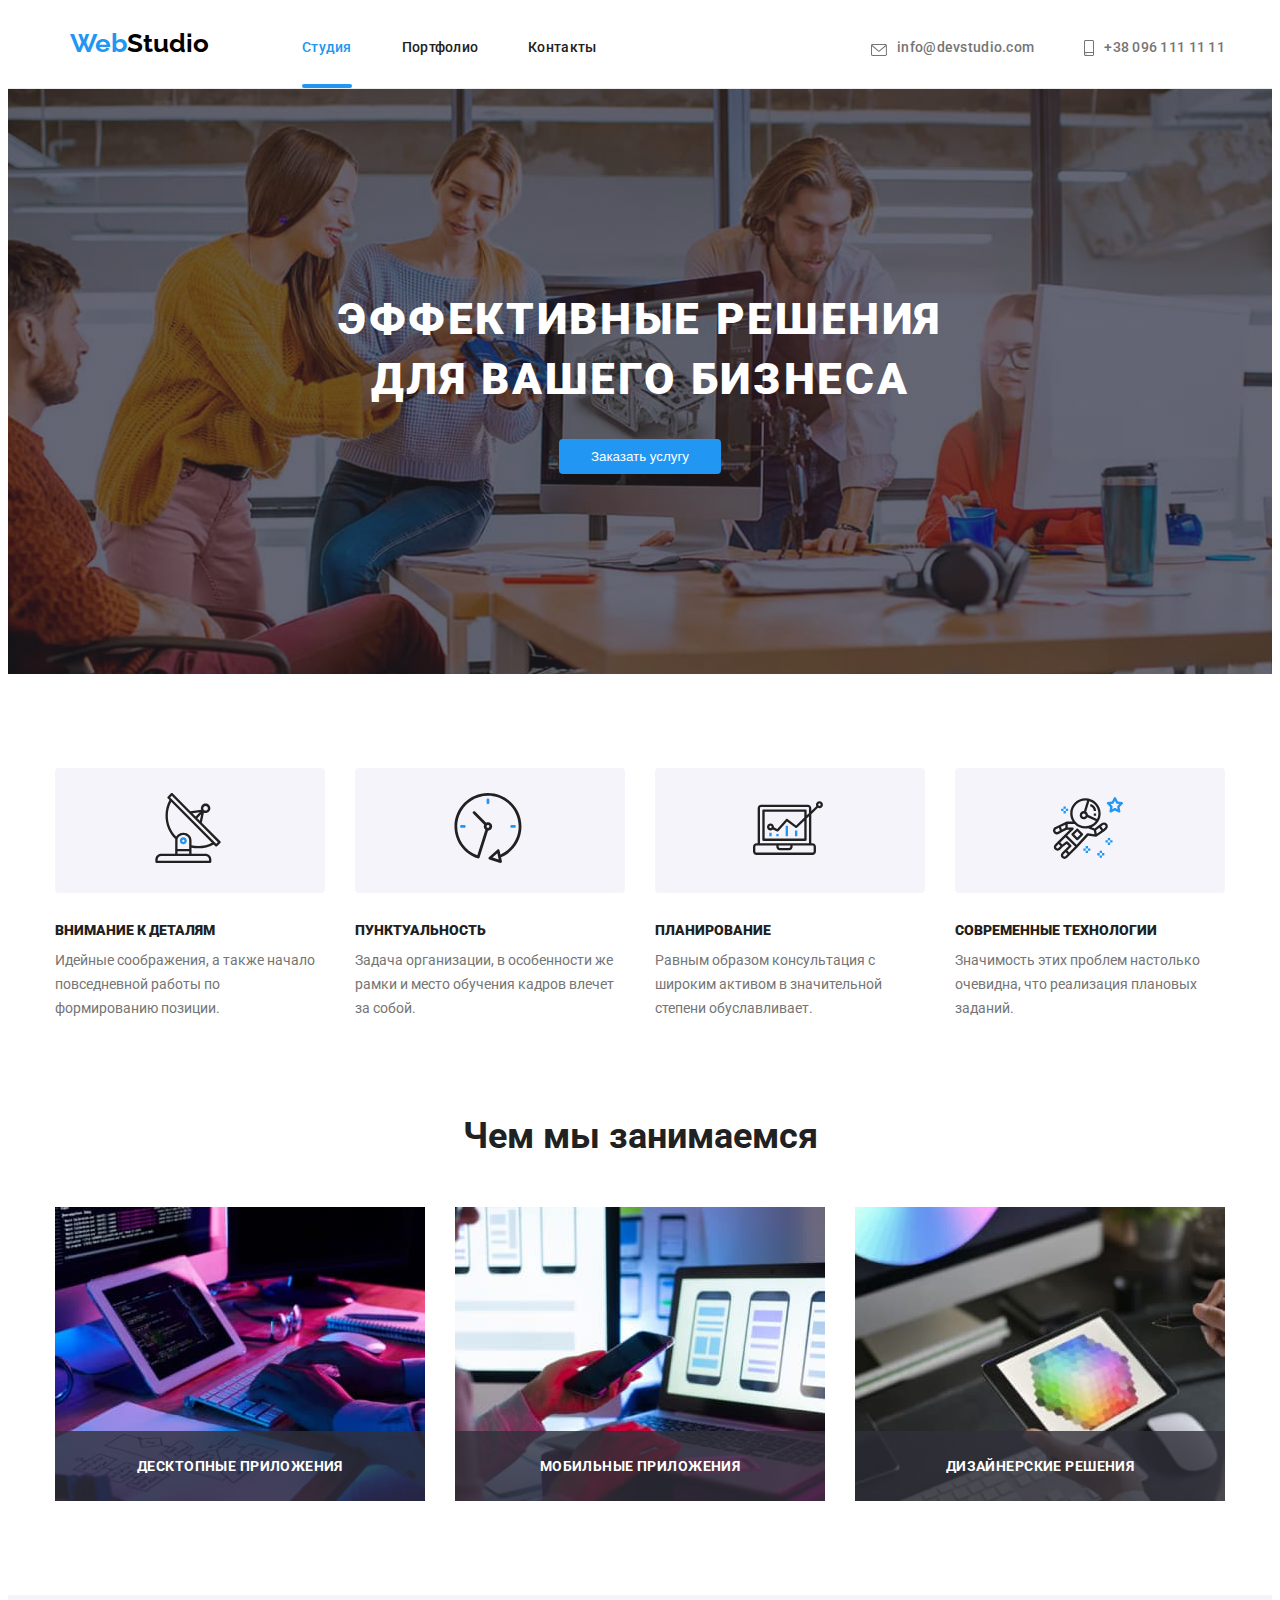
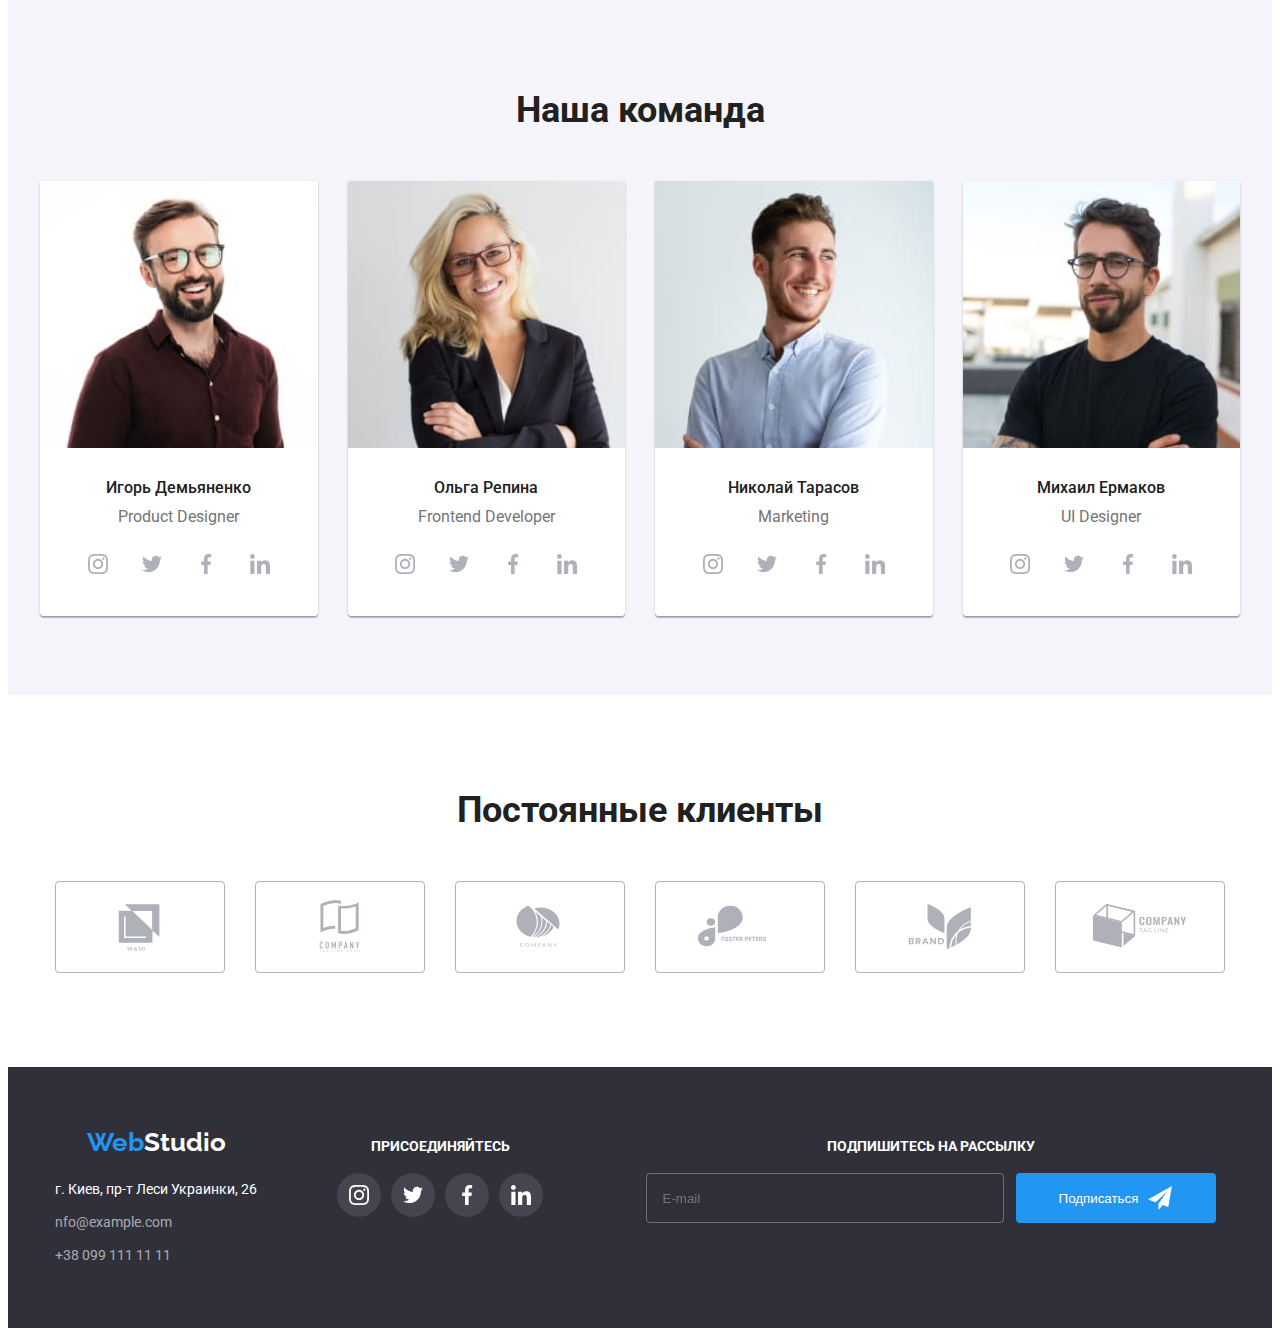
<file: index.html>
<!DOCTYPE html>
<html lang="ru">
<head>
    <meta charset="UTF-8">
    <meta http-equiv="X-UA-Compatible" content="IE=edge">
    <meta name="viewport" content="width=device-width, initial-scale=1.0">
    <title>Document</title>
    <link rel="stylesheet"
        href="https://fonts.googleapis.com/css2?family=Raleway:wght@700&family=Roboto:wght@400;500;700;900&display=swap"> 
    <link rel="stylesheet" href="https://cdnjs.cloudflare.com/ajax/libs/modern-normalize/1.1.0/modern-normalize.min.css" integrity="sha512-wpPYUAdjBVSE4KJnH1VR1HeZfpl1ub8YT/NKx4PuQ5NmX2tKuGu6U/JRp5y+Y8XG2tV+wKQpNHVUX03MfMFn9Q==" crossorigin="anonymous" referrerpolicy="no-referrer" />
    <link rel="stylesheet" href="./css/main.min.css"> 
    </head>

<body>
    <header class="header"> 
        <div class="container">
            <nav class="header-nav">
                <a class="logo" href="index.html"> <span class="logo-blue">Web</span><span class="logo-black">Studio</span>
                </a>
                <ul class="header-list">
                    <li class="header__item"><a class="current header-link" href="./index.html">Студия</a></li>
                    <li class="header__item"><a class="header__link header-link" href="./portfolio.html">Портфолио</a>
                    </li>
                    <li class="header__item"><a class="header__link header-link" href="">Контакты</a></li>
                </ul>
            </nav>
            <ul class="adress-list">
                <li class="adress-list__item"><a class="adress-list__item header-link" 
                        href="mailto:info@devstudio.com" > <svg class="header-img" width="16" height="12">
                            <use href="./images/sprite.svg#icon-envelope"></use>
                        </svg> info@devstudio.com</a></li>
                <li class="adress-list__item"> <a class="adress-list__item header-link" href="tel:+380961111111"> <svg class="header-img" width="10" height="16">
                    <use href="./images/sprite.svg#icon-smartphone"></use>
                </svg>+38 096 111 11
                        11</a>
                </li>
            </ul> 
            <button class="menu-open" type="button" data-menu-open><svg class="menu-open__icon" width="24" height='16'>
                <use href="./images/sprite.svg#icon-menu_24px"></use>
            </svg></button>
        </div> 
        <div class="mob-menu is-hidden" data-menu> 
            <button class="mob-menu__close" type="button" data-menu-close><svg class="mob-menu__icon" width="24" height='16'>
                    <use href="./images/sprite.svg#icon-close_24px"></use>
                </svg></button> 
            <ul class="mob-menu__list"> 
                <li class="mob-menu__item"><a class="current" href="./index.html">Студия</a></li>
                <li class="mob-menu__item"><a class="mob-menu__link" href="./portfolio.html">Портфолио</a>
                </li>
                <li class="mob-menu__item"><a class="mob-menu__link" href="">Контакты</a></li>
            </ul> 

            <div class="mob-menu__container">
            <ul class="mob-menu__adress-list"> 
                <li class="mob-menu__adress-item"> <a class="mob-menu__tell" href="tel:+380961111111">
                        +38 096 111 11 11</a>
                </li> 

                <li class="mob-menu__adress-item"><a class="mob-menu__email" href="mailto:info@devstudio.com"> 
                            info@devstudio.com</a>
                </li>
                
            </ul>  

            <ul class="mob-menu__social-list"> 
                <li class="mob-menu__social-item"><a class="mob-menu__social-link" href="">
                Instagram</a>
                </li>  

                <li class="mob-menu__social-item"><a class="mob-menu__social-link" href="">
                Twitter</a>
                </li> 
                
                <li class="mob-menu__social-item"><a class="mob-menu__social-link" href="">
                        Facebook</a> 
                </li> 

                <li class="mob-menu__social-item"><a class="mob-menu__social-link" href="">
                    LinkedIn</a> 
                </li> 
            </ul>
            </div>

        </div>
    </header>
    
    <main>
        <section class="hero  section"> 
            <div class="hero__container container">
            <h1 class="hero__title">ЭФФЕКТИВНЫЕ РЕШЕНИЯ <br> ДЛЯ ВАШЕГО БИЗНЕСА</h1>
            <button class="hero__btn" type="button" data-modal-open>Заказать услугу</button>
            </div>
        </section>
       
        <section class="section"> 
            <div class="container">
            <h2 class="visually-hidden">НАШЕ ПРЕИМУЩЕСТВО</h2>
            <ul class="special-list">
                <li class="special-list__item"> 
                    <div class="special-list__container">
                    <svg class="special-list__image"><use href="./images/sprite.svg#icon-antenna" width="70" height="70"></use></svg></div>
                    <h3 class="special-list__title">ВНИМАНИЕ К ДЕТАЛЯМ</h3>
                    <p class="special-list__text">Идейные соображения, а также начало повседневной работы по формированию
                        позиции.</p>
                </li>
                <li class="special-list__item"> 
                    <div class="special-list__container">
                        <svg class="special-list__image">
                            <use href="./images/sprite.svg#icon-clock" width="70" height="70"></use>
                        </svg>
                    </div>
                    <h3 class="special-list__title">ПУНКТУАЛЬНОСТЬ</h3>
                    <p class="special-list__text">Задача организации, в особенности же рамки и место обучения кадров
                        влечет за собой.</p>
                </li>
                <li class="special-list__item"> 
                    <div class="special-list__container">
                        <svg class="special-list__image">
                            <use href="./images/sprite.svg#icon-diagram" width="70" height="70"></use>
                        </svg>
                    </div>
                    <h3 class="special-list__title">ПЛАНИРОВАНИЕ</h3>
                    <p class="special-list__text">Равным образом консультация с широким активом в значительной степени
                        обуславливает.</p>
                </li>
                <li class="special-list__item"> 
                    <div class="special-list__container">
                        <svg class="special-list__image">
                            <use href="./images/sprite.svg#icon-astronaut" width="70" height="70"></use>
                        </svg>
                    </div>
                    <h3 class="special-list__title">СОВРЕМЕННЫЕ ТЕХНОЛОГИИ</h3>
                    <p class="special-list__text">Значимость этих проблем настолько очевидна, что реализация плановых
                        заданий.</p>
                </li>
            </ul> 
            </div>
        </section> 
        
         <section class="our-job section"> 
            <div class="container"> 
            <h2 class="our-job__title">Чем мы занимаемся</h2>
            <ul class="our-job__list">
                <li class="our-job__item"><img srcset="./images/pc/pc.jpg 1x, ./images/pc/pc@2x.jpg 2x"
                    src="./images/pc/pc.jpg" alt="компьютер" width="370" height="294"> <p class="our-job__text">ДЕСКТОПНЫЕ ПРИЛОЖЕНИЯ</p> </li>
                <li class="our-job__item"><img srcset="./images/tel/tel.jpg 1x, ./images/tel/tel@2x.jpg 2x" src="./images/tel/tel.jpg" alt="телефон" width="370" height="294"> <p class="our-job__text">МОБИЛЬНЫЕ ПРИЛОЖЕНИЯ</p> </li>
                <li class="our-job__item"><img srcset="./images/tab/tab.jpg 1x, ./images/tab/tab@2x.jpg 2x" src="./images/tab/tab.jpg" alt="планшет" width="370" height="294"> <p class="our-job__text">ДИЗАЙНЕРСКИЕ РЕШЕНИЯ</p> </li>
            </ul> 
            </div>
        </section> 
        
        <section class="team section"> 
            <div class="container">
            <h2 class="team__title">Наша команда</h2>
            <ul class="team__list">
                <li class="team__item">  
                    <picture> <source srcset="
                    ./images/team/demianenko/igordes.jpg 1x,
                    ./images/team/demianenko/igordes@2x.jpg 2x" 
                    media="(min-width:1200px)"> 
                    <source srcset="
                    ./images/team/demianenko/igortab.jpg 1x,
                    ./images/team/demianenko/igortab@2x.jpg 2x"
                    media="(min-width:768px)"> 
                    <source srcset="
                    ./images/team/demianenko/igormob.jpg 1x,
                    ./images/team/demianenko/igormob@2x.jpg 2x"
                     media="(min-width:320px)">
                    <img src="./images/team/demianenko/igormob.jpg" alt="игорь"> 
                    </picture>
                    
   
                    <div class="team__personal">
                    <h3 class="team__name">Игорь Демьяненко</h3>
                    <p class="team__profession">Product Designer</p> 
                    <ul class="social-list"> 
                        <li class="social-list__item"><a href="" class="social-list__link"><svg class="social-list__icons" width="20" height='20'> <use href="./images/sprite.svg#icon-instagram"></use></svg></a> </li> 
                        <li class="social-list__item"><a href="" class="social-list__link"><svg class="social-list__icons" width="20" height='20'>
                            <use href="./images/sprite.svg#icon-twitter"></use>
                        </svg></a></li> 
                        <li class="social-list__item"> <a href="" class="social-list__link"><svg class="social-list__icons" width="20" height='20'>
                            <use href="./images/sprite.svg#icon-facebook"></use>
                            </svg> </a> </li> 
                        <li class="social-list__item"> <a href="" class="social-list__link"> <svg class="social-list__icons" width="20" height='20'>
                            <use href="./images/sprite.svg#icon-linkedin"></use>
                        </svg> </a> </li>
                    </ul>
                    </div>
                </li>
                <li class="team__item">
                    
                    <picture>
                        <source srcset="
                                        ./images/team/olga/olga1200.jpg 1x,
                                        ./images/team/olga/olga1200@2x.jpg 2x" media="(min-width:1200px)">
                        <source srcset="
                                        ./images/team/olga/olga768.jpg 1x,
                                        ./images/team/olga/olga768@2x.jpg 2x" media="(min-width:768px)">
                        <source srcset="
                                        ./images/team/olga/olga.jpg 1x,
                                        ./images/team/olga/olga@2x.jpg 2x
                                        " media="(min-width:320px)">
                        <img src="./images/team/olga/olga.jpg" alt="ольга">
                    </picture>
                    <div class="team__personal">
                    <h3 class="team__name">Ольга Репина</h3>
                    <p class="team__profession">Frontend Developer</p> 
                <ul class="social-list">
                    <li class="social-list__item"><a href="" class="social-list__link"><svg class="social-list__icons" width="20"
                                height='20'>
                                <use href="./images/sprite.svg#icon-instagram"></use>
                            </svg></a> </li>
                    <li class="social-list__item"><a href="" class="social-list__link"><svg class="social-list__icons" width="20"
                                height='20'>
                                <use href="./images/sprite.svg#icon-twitter"></use>
                            </svg></a></li>
                    <li class="social-list__item"> <a href="" class="social-list__link"><svg class="social-list__icons" width="20"
                                height='20'>
                                <use href="./images/sprite.svg#icon-facebook"></use>
                            </svg> </a> </li>
                    <li class="social-list__item"> <a href="" class="social-list__link"> <svg class="social-list__icons" width="20"
                                height='20'>
                                <use href="./images/sprite.svg#icon-linkedin"></use>
                            </svg> </a> </li>
                </ul>
                </div>
                </li>
                <li class="team__item"> 
                    <picture>
                        <source srcset="
                                                            ./images/team/nick/nick1200.jpg 1x,
                                                            ./images/team/nick/nick1200@2x.jpg 2x" media="(min-width:1200px)">
                        <source srcset="
                                                            ./images/team/nick/nick768.jpg 1x,
                                                            ./images/team/nick/nick768@2x.jpg 2x" media="(min-width:768px)">
                        <source srcset="
                                                            ./images/team/nick/nick.jpg 1x, 
                                                            ./images/team/nick/nick@2x.jpg 2x"
                                                             media="(min-width:320px)">
                        <img src="./images/team/nick/nick.jpg" alt="николай" > 
                    </picture>
                    <div class="team__personal">
                    <h3 class="team__name">Николай Тарасов</h3>
                    <p class="team__profession">Marketing</p> 
                <ul class="social-list">
                    <li class="social-list__item"><a href="" class="social-list__link"><svg class="social-list__icons" width="20"
                                height='20'>
                                <use href="./images/sprite.svg#icon-instagram"></use>
                            </svg></a> </li>
                    <li class="social-list__item"><a href="" class="social-list__link"><svg class="social-list__icons" width="20"
                                height='20'>
                                <use href="./images/sprite.svg#icon-twitter"></use>
                            </svg></a></li>
                    <li class="social-list__item"> <a href="" class="social-list__link"><svg class="social-list__icons" width="20"
                                height='20'>
                                <use href="./images/sprite.svg#icon-facebook"></use>
                            </svg> </a> </li>
                    <li class="social-list__item"> <a href="" class="social-list__link"> <svg class="social-list__icons" width="20"
                                height='20'>
                                <use href="./images/sprite.svg#icon-linkedin"></use>
                            </svg> </a> </li>
                </ul>
                </div>
                
                <li class="team__item">
                    <picture>
                        <source srcset="
                                                            ./images/team/mick/mick1200.jpg 1x,
                                                            ./images/team/mick/mick1200@2x.jpg 2x" media="(min-width:1200px)">
                        <source srcset="
                                                            ./images/team/mick/mick768.jpg 1x,
                                                            ./images/team/mick/mick768@2x.jpg 2x" media="(min-width:768px)">
                        <source srcset="
                                                            ./images/team/mick/mick.jpg 1x, 
                                                            ./images/team/mick/mick@2x.jpg 2x"
                                                             media="(min-width:320px)">
                        <img  src="./images/team/mick/mick.jpg"
                    alt="михаил" > 
                    </picture>
                    <div class="team__personal">
                    <h3 class="team__name">Михаил Ермаков</h3>
                    <p class="team__profession">UI Designer</p>
                <ul class="social-list">
                    <li class="social-list__item"><a href="" class="social-list__link"><svg class="social-list__icons" width="20"
                                height='20'>
                                <use href="./images/sprite.svg#icon-instagram"></use>
                            </svg></a> </li>
                    <li class="social-list__item"><a href="" class="social-list__link"><svg class="social-list__icons" width="20"
                                height='20'>
                                <use href="./images/sprite.svg#icon-twitter"></use>
                            </svg></a></li>
                    <li class="social-list__item"> <a href="" class="social-list__link"><svg class="social-list__icons" width="20"
                                height='20'>
                                <use href="./images/sprite.svg#icon-facebook"></use>
                            </svg> </a> </li>
                    <li class="social-list__item"> <a href="" class="social-list__link"> <svg class="social-list__icons" width="20"
                                height='20'>
                                <use href="./images/sprite.svg#icon-linkedin"></use>
                            </svg> </a> </li>
                </ul>
                </div> 
                </li>
            </ul> 
            </div>
        </section> 
        <section class="customers section"> 
            <div class="container">
            <h2 class="customers__title">Постоянные клиенты</h2> 
            <ul class="customers__list"> 
                <li class="customers__item"> <a class="customers__link" href="" ><svg class="customer__img" width="106" height="60"><use href="./images/sprite.svg#icon-yaco"> </use></svg> </a></li> 
                <li class="customers__item"> <a class="customers__link" href="" ><svg class="customer__img" width="106" height="60"><use href="./images/sprite.svg#icon-tagline"></use> </svg> </a></li> 
                <li class="customers__item"> <a class="customers__link" href=""><svg class="customer__img" width="106" height="60">
                        <use href="./images/sprite.svg#icon-company"></use>
        </svg>    </a></li> 
                <li class="customers__item"> <a class="customers__link" href=""><svg class="customer__img" width="106" height="60">
                        <use href="./images/sprite.svg#icon-foster"></use>
                    </svg></a></li> 
                <li class="customers__item"> <a class="customers__link" href=""><svg class="customer__img" width="106" height="60">
                        <use href="./images/sprite.svg#icon-brand"></use>
                    </svg></a></li> 
                <li class="customers__item"> <a class="customers__link" href=""><svg class="customer__img" width="106" height="60">
                        <use href="./images/sprite.svg#icon-tgcompany"></use>
                    </svg></a></li>
            </ul>
            </div>
        </section>
    </main>
    <footer class="footer"> 
        <div class="container">  
            <div class="footer__tab-container">
        <div class="footer__container">
        <a class="footer__logo logo" href="index.html"><span class="logo-blue">Web</span><span class="logo-white">Studio</span></a>
        <address class="footer__adress">
            <ul class="footer__list">
                <li class="footer__item">г. Киев, пр-т Леси Украинки, 26</li>
                <li class="footer__item"><a class="footer__link link"
                        href="mailto:nfo@example.com">nfo@example.com</a> </li>
                <li class="footer__item"><a class="footer__link link" href="tel:+380991111111">+38 099 111 11
                        11</a></li>
            </ul>

        </address>  
        </div>

        <div class="join">
        <h2 class="join__title">ПРИСОЕДИНЯЙТЕСЬ</h2> 
        <ul class="join__list">
            <li class="join__item"><a href="" class="join__link"><svg class="join__icons" width="20" height='20'>
                        <use href="./images/sprite.svg#icon-instagram"></use>
                    </svg></a> </li>
            <li class="join__item"><a href="" class="join__link"><svg class="join__icons" width="20" height='20'>
                        <use href="./images/sprite.svg#icon-twitter"></use>
                    </svg></a></li>
            <li class="join__item"> <a href="" class="join__link"><svg class="join__icons" width="20" height='20'>
                        <use href="./images/sprite.svg#icon-facebook"></use>
                    </svg> </a> </li>
            <li class="join__item"> <a href="" class="join__link"> <svg class="join__icons" width="20" height='20'>
                        <use href="./images/sprite.svg#icon-linkedin"></use>
                    </svg> </a> </li>
        </ul> 
        </div> </div>
        <div class="form-join">  
            <h2 class="form-join__title">ПОДПИШИТЕСЬ НА РАССЫЛКУ</h2> 
           <form class="form-join__online-form"> 
            <input  type="email" class="form-join__input" name="user-mail" placeholder="E-mail"/>
            <button type="submit" class="form-join__btn ">Подписаться <svg class="form-join__icon" width="24" height='24'>
                <use href="./images/sprite.svg#icon-send"></use>
            </svg></button>
          </form>



        </div>
        </div>
    </footer> 
    <div class="backdrop is-hidden" data-modal>
        <div class="modal">
            <button type="button" class='modal__btn' data-modal-close>
            <svg class="modal__icon" width="11" height='11'>
                <use href="./images/sprite.svg#icon-Vector"></use>
            </svg>
            </button> 
            <form class="form"> 
                <b class="form__title"> Оставьте свои данные, мы вам перезвоним </b>  
                <div class="form__field"> 
                    <label for="name" class="form__label">Имя </label> 
                     
                    <span class="form__icon"> <input id="name" type="text" class="form__input" name="name" /><svg class="user-icons" width="12" height='12'>
                            <use href="./images/sprite.svg#icon-name"></use>
                        </svg></span>
                    
                </div> 

                <div class="form__field">
                    <label for="tel" class="form__label">Телефон </label>
                
                    <span class="form__icon"> <input id="tel" type="tel" class="form__input" name="tel" /><svg class="user-icons"
                            width="13" height='13'>
                            <use href="./images/sprite.svg#icon-tel"></use>
                        </svg></span>
                
                </div> 

                <div class="form__field">
                    <label for="mail" class="form__label">Почта </label>
                
                    <span class="form__icon"> <input id="mail" type="email" class="form__input" name="mail" /><svg class="user-icons"
                            width="15" height='12'>
                            <use href="./images/sprite.svg#icon-mail"></use>
                        </svg></span> 
                
                </div> 
                <div class="form__field"> 
                    <label for="comment" class="form__label">Комментарий </label> 
                    <textarea class="form__textarea" name="comment" id="comment"   placeholder="Введите текст"></textarea>

                </div> 
                <div class="form__accept"> 
                    <input type="checkbox" class="form__checkbox visually-hidden" name="mailing" id="check"> 
                    <label for="check" class="form__checkbox-label"><span  class=form__check-icon><svg class="form__checkbox-icon" width="11" height='8'>
                            <use href="./images/sprite.svg#icon-che"></use>
                        </svg></span>Соглашаюсь с рассылкой и принимаю  <a class="form__checkbox-link" href="">  Условия договора</a></label> 
                    
                </div> 
                <button type="submit" class="form__button hero__btn">Отправить</button>
            </form>
        </div>
    </div> 
    <script src='./js/modal.js'></script> 
    <script src="./js/menu.js"></script>

</body>

</html>
</file>
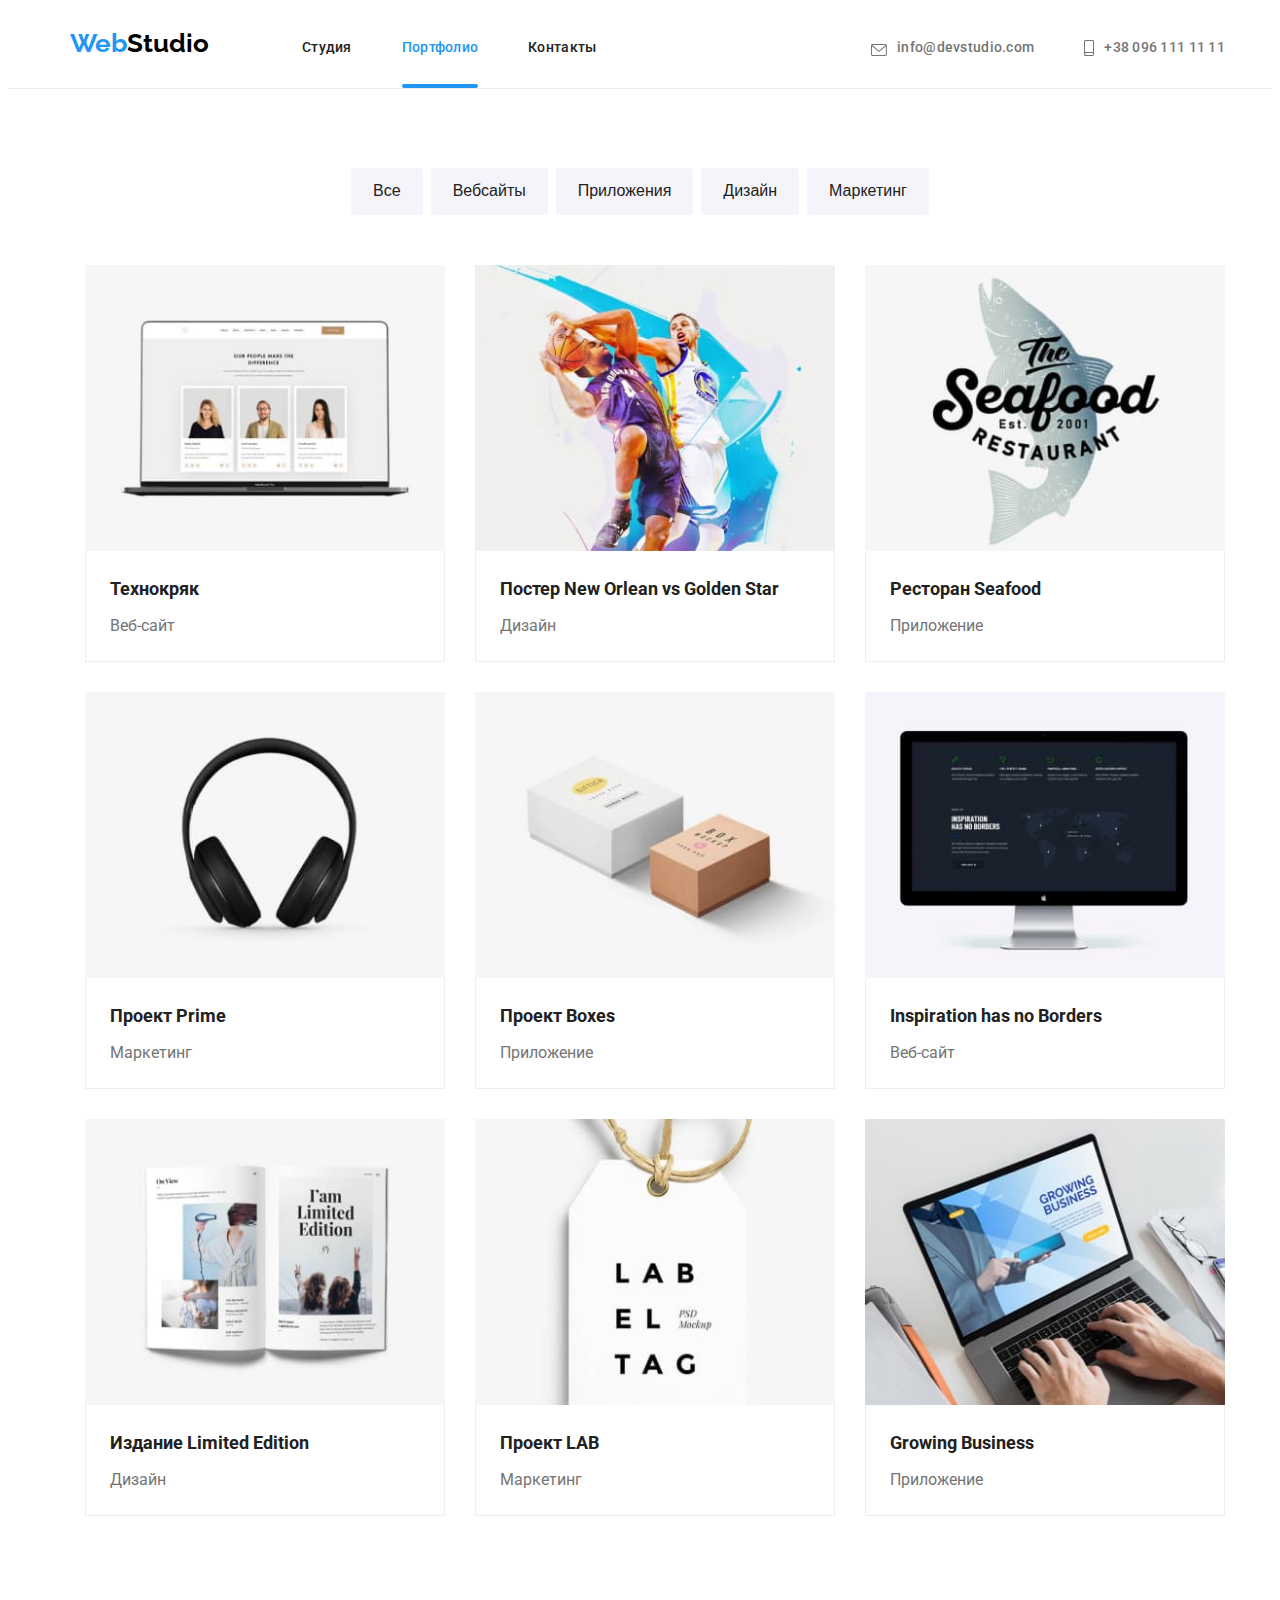
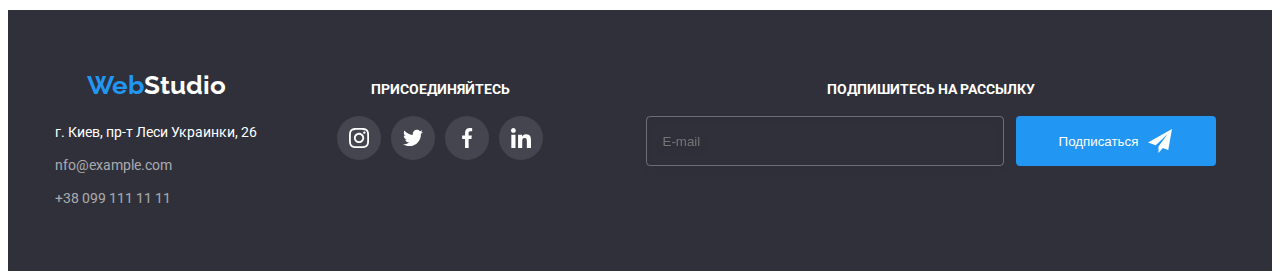
<file: portfolio.html>
<!DOCTYPE html>
<html lang="ru">
<head>
    <meta charset="UTF-8">
    <meta http-equiv="X-UA-Compatible" content="IE=edge">
    <meta name="viewport" content="width=device-width, initial-scale=1.0">
    <title>Document</title>
    <link rel="stylesheet"
        href="https://fonts.googleapis.com/css2?family=Raleway:wght@700&family=Roboto:wght@400;500;700;900&display=swap">
    <link rel="stylesheet"
        href="https://cdnjs.cloudflare.com/ajax/libs/modern-normalize/1.1.0/modern-normalize.min.css"
        integrity="sha512-wpPYUAdjBVSE4KJnH1VR1HeZfpl1ub8YT/NKx4PuQ5NmX2tKuGu6U/JRp5y+Y8XG2tV+wKQpNHVUX03MfMFn9Q=="
        crossorigin="anonymous" referrerpolicy="no-referrer" />
        <link rel="stylesheet" href="./css/main.min.css">
</head>

<body>
    <header class="header">
        <div class="container">
            <nav class="header-nav">
                <a class="logo" href="index.html"> <span class="logo-blue">Web</span><span class="logo-black">Studio</span>
                </a>
                <ul class="header-list">
                    <li class="header__item"><a class="header__link header-link" href="./index.html">Студия</a></li>
                    <li class="header__item"><a class="current header-link" href="./portfolio.html">Портфолио</a>
                    </li>
                    <li class="header__item"><a class="header__link header-link" href="">Контакты</a></li>
                </ul>
            </nav>
            <ul class="adress-list">
                <li class="adress-list__item"><a class="adress-list__item header-link" href="mailto:info@devstudio.com">
                        <svg class="header-img" width="16" height="12">
                            <use href="./images/sprite.svg#icon-envelope"></use>
                        </svg> info@devstudio.com</a></li>
                <li class="adress-list__item"> <a class="adress-list__item header-link" href="tel:+380961111111"> <svg
                            class="header-img" width="10" height="16">
                            <use href="./images/sprite.svg#icon-smartphone"></use>
                        </svg>+38 096 111 11
                        11</a>
                </li>
            </ul>
            <button class="menu-open" type="button" data-menu-open><svg class="menu-open__icon" width="24" height='16'>
                    <use href="./images/sprite.svg#icon-menu_24px"></use>
                </svg></button>
        </div>
        <div class="mob-menu is-hidden" data-menu>
            <button class="mob-menu__close" type="button" data-menu-close><svg class="mob-menu__icon" width="24"
                    height='16'>
                    <use href="./images/sprite.svg#icon-close_24px"></use>
                </svg></button>
            <ul class="mob-menu__list">
                <li class="mob-menu__item"><a class="mob-menu__link" href="./index.html">Студия</a></li>
                <li class="mob-menu__item"><a class="current" href="./portfolio.html">Портфолио</a>
                </li>
                <li class="mob-menu__item"><a class="mob-menu__link" href="">Контакты</a></li>
            </ul>
    
            <div class="mob-menu__container">
                <ul class="mob-menu__adress-list">
                    <li class="mob-menu__adress-item"> <a class="mob-menu__tell" href="tel:+380961111111">
                            +38 096 111 11 11</a>
                    </li>
    
                    <li class="mob-menu__adress-item"><a class="mob-menu__email" href="mailto:info@devstudio.com">
                            info@devstudio.com</a>
                    </li>
    
                </ul>
    
                <ul class="mob-menu__social-list">
                    <li class="mob-menu__social-item"><a class="mob-menu__social-link" href="">
                            Instagram</a>
                    </li>
    
                    <li class="mob-menu__social-item"><a class="mob-menu__social-link" href="">
                            Twitter</a>
                    </li>
    
                    <li class="mob-menu__social-item"><a class="mob-menu__social-link" href="">
                            Facebook</a>
                    </li>
    
                    <li class="mob-menu__social-item"><a class="mob-menu__social-link" href="">
                            LinkedIn</a>
                    </li>
                </ul>
            </div>
    
        </div>
    </header>
    <main>
        
        <section class="portfolio section">  
            <div class="container"> 
            <h1 class="visually-hidden">Портфолио</h1>
            <ul class="portfolio-button-list ">
                <li class="portfolio-button-list-item"> <button class="button" type="button">Все</button>

                </li>
                <li class="portfolio-button-list-item"> <button class="button" type="button">Вебсайты</button>

                </li>
                <li class="portfolio-button-list-item"> <button class="button" type="button">Приложения</button>

                </li>
                <li class="portfolio-button-list-item"> <button class="button" type="button">Дизайн</button>

                </li>
                <li class="portfolio-button-list-item"> <button class="button" type="button">Маркетинг</button>

                </li>

            </ul>

            <ul class="portfolio-catalogue-list list">
                <li class="portfolio-catalogue-list-item"> <a class="portfolio-link link" href=""> <div class="portpholio-container"> 
                    <picture>
                        <source srcset="
                                        ./images/portfolio/tech/tech1200.jpg 1x,
                                        ./images/portfolio/tech/tech1200@2x.jpg 2x" media="(min-width:1200px)">
                        <source srcset="
                                        ./images/portfolio/tech/tech768.jpg 1x,
                                        ./images/portfolio/tech/tech768@2x.jpg 2x" media="(min-width:768px)">
                        <source srcset="
                                        ./images/portfolio/tech/tech.jpg 1x, 
                                        ./images/portfolio/tech/tech@2x.jpg 2x"
                                         media="(min-width:320px)">
                        <img src="./images/portfolio/tech/tech.jpg" alt="technocrack" width="370" >
                    </picture>
                     <div class="portfolio-text"><p>Технокряк это современная площадка распространения коронавируса. Компании используют эту платформу для цифрового
                шпионажа и атак на защищённые сервера конкурентов.</p></div> </div>
                    <div class="portfolio-card"> 
                    <h2 class="portfolio-catalogue-list-title">Технокряк</h2>
                    <p class="portfolio-catalogue-list-text">Веб-сайт</p>
                                        </div></a>
                </li> 

                <li class="portfolio-catalogue-list-item"> <a class="portfolio-link link" href=""><div class="portpholio-container"> 
                    <picture>
                        <source srcset="
                                        ./images/portfolio/new-orl/new-orl1200.jpg 1x,
                                        ./images/portfolio/new-orl/new-orl1200@2x.jpg 2x" media="(min-width:1200px)">
                        <source srcset="
                                        ./images/portfolio/new-orl/new-orl768.jpg 1x,
                                        ./images/portfolio/new-orl/new-orl768@2x.jpg 2x" media="(min-width:768px)">
                        <source srcset="
                                        ./images/portfolio/new-orl/new-orl.jpg 1x, 
                                        ./images/portfolio/new-orl/new-orl@2x.jpg 2x"
                                         media="(min-width:320px)">
                        <img src=" ./images/portfolio/new-orl/new-orl.jpg" alt="new-orlean-vs-golden-star" width="370" >
                    </picture>
                    
                         <div class="portfolio-text"><p>Технокряк это современная площадка распространения коронавируса. Компании используют эту платформу для цифрового
                шпионажа и атак на защищённые сервера конкурентов.</p></div> </div> 
                    <div class="portfolio-card">
                    <h2 class="portfolio-catalogue-list-title">Постер <span lang="en">New Orlean vs Golden Star</span></h2>
                    <p class="portfolio-catalogue-list-text">Дизайн</p>
                    </div> </a>
                </li> 

                <li class="portfolio-catalogue-list-item"> <a class="portfolio-link link" href=""><div class="portpholio-container"> 
                    <picture>
                        <source srcset="
                                        ./images/portfolio/sea/sea1200.jpg 1x,
                                        ./images/portfolio/sea/sea1200@2x.jpg 2x" media="(min-width:1200px)">
                        <source srcset="
                                        ./images/portfolio/sea/sea768.jpg 1x,
                                        ./images/portfolio/sea/sea768@2x.jpg 2x" media="(min-width:768px)">
                        <source srcset="
                                        ./images/portfolio/sea/sea.jpg 1x, 
                                        ./images/portfolio/sea/sea@2x.jpg 2x"
                                         media="(min-width:320px)">
                        <img src="./images/portfolio/sea/sea.jpg" alt="seafood" width="370">
                    </picture>
                     <div class="portfolio-text"><p>Технокряк это современная площадка распространения коронавируса. Компании используют эту платформу для цифрового
                шпионажа и атак на защищённые сервера конкурентов.</p></div> </div>
                    <div class="portfolio-card">  
                    <h2 class="portfolio-catalogue-list-title">Ресторан <span lang="en">Seafood</span></h2>
                    <p class="portfolio-catalogue-list-text">Приложение</p>
                    </div></a>
                </li> 

                <li class="portfolio-catalogue-list-item"> <a class="portfolio-link link" href=""><div class="portpholio-container"> 
                    <picture>
                        <source srcset="
                                        ./images/portfolio/prime/prime1200.jpg 1x,
                                        ./images/portfolio/prime/prime1200@2x.jpg 2x" media="(min-width:1200px)">
                        <source srcset="
                                        ../images/portfolio/prime/prime768.jpg 1x,
                                        ./images/portfolio/prime/prime768@2x.jpg 2x" media="(min-width:768px)">
                        <source srcset="
                                        ./images/portfolio/prime/prime.jpg 1x, 
                                        ./images/portfolio/prime/prime@2x.jpg 2x"
                                         media="(min-width:320px)">
                        <img src="./images/portfolio/prime/prime.jpg" alt="prime" width="370">
                    </picture>
                     <div class="portfolio-text"><p>Технокряк это современная площадка распространения коронавируса. Компании используют эту платформу для цифрового
                шпионажа и атак на защищённые сервера конкурентов.</p></div> </div>
                    <div class="portfolio-card">
                    <h2 class="portfolio-catalogue-list-title">Проект <span lang="en">Prime</span></h2>
                    <p class="portfolio-catalogue-list-text">Маркетинг</p>
                    </div> </a>
                </li> 

                <li class="portfolio-catalogue-list-item"> <a class="portfolio-link link" href=""><div class="portpholio-container"> 
                    <picture>
                        <source srcset="
                                        ./images/portfolio/box/box1200.jpg 1x,
                                        ./images/portfolio/box/box1200@2x.jpg 2x" media="(min-width:1200px)">
                        <source srcset="
                                        ./images/portfolio/box/box768.jpg 1x,
                                        ./images/portfolio/box/box768@2x.jpg 2x" media="(min-width:768px)">
                        <source srcset="
                                        ./images/portfolio/box/box.jpg 1x, 
                                        ./images/portfolio/box/box@2x.jpg 2x"
                                         media="(min-width:320px)">
                        <img src="./images/portfolio/box/box.jpg" alt="boxes" width="370">
                    </picture>
                    <div class="portfolio-text"><p>Технокряк это современная площадка распространения коронавируса. Компании используют эту платформу для цифрового
                шпионажа и атак на защищённые сервера конкурентов.</p></div> </div>
                    <div class="portfolio-card">
                    <h2 class="portfolio-catalogue-list-title">Проект <span lang="en">Boxes</span></h2>
                    <p class="portfolio-catalogue-list-text">Приложение</p>
                    </div> </a>
                </li> 

                <li class="portfolio-catalogue-list-item"> <a class="portfolio-link link" href=""><div class="portpholio-container"> 
                    <picture>
                        <source srcset="
                                        ./images/portfolio/inspiration/inspiration1200.jpg 1x,
                                        ./images/portfolio/inspiration/inspiration1200@2x.jpg 2x" media="(min-width:1200px)">
                        <source srcset="
                                        ./images/portfolio/inspiration/inspiration768.jpg 1x,
                                        ./images/portfolio/inspiration/inspiration768@2x.jpg 2x" media="(min-width:768px)">
                        <source srcset="
                                        ./images/portfolio/inspiration/inspiration.jpg 1x, 
                                        ./images/portfolio/inspiration/inspiration@2x.jpg 2x"
                                         media="(min-width:320px)">
                    <img src="./images/portfolio/inspiration/inspiration.jpg" alt="inspiration-has-no-borders" width="370" >
                    </picture>
                    
                         <div class="portfolio-text"><p>Технокряк это современная площадка распространения коронавируса. Компании используют эту платформу для цифрового
                шпионажа и атак на защищённые сервера конкурентов.</p></div> </div>
                    <div class="portfolio-card">
                    <h2 class="portfolio-catalogue-list-title"><span lang="en">Inspiration has no Borders</span></h2>
                    <p class="portfolio-catalogue-list-text">Веб-сайт</p>
                    </div> </a>
                </li> 

                <li class="portfolio-catalogue-list-item"> <a class="portfolio-link link" href=""><div class="portpholio-container"> 
                    <picture>
                        <source srcset="
                                        ./images/portfolio/limited/limited1200.jpg 1x,
                                        ./images/portfolio/limited/limited1200@2x.jpg 2x" media="(min-width:1200px)">
                        <source srcset="
                                        ./images/portfolio/limited/limited768.jpg 1x,
                                        ./images/portfolio/limited/limited768@2x.jpg 2x" media="(min-width:768px)">
                        <source srcset="
                                        ./images/portfolio/limited/limited.jpg 1x, 
                                        ./images/portfolio/limited/limited@2x.jpg 2x"
                                         media="(min-width:320px)">
                        <img src="./images/portfolio/limited/limited.jpg" alt="technocrack" width="370">
                    </picture>
                     <div class="portfolio-text"><p>Технокряк это современная площадка распространения коронавируса. Компании используют эту платформу для цифрового
                шпионажа и атак на защищённые сервера конкурентов.</p></div> </div>
                    <div class="portfolio-card">
                    <h2 class="portfolio-catalogue-list-title">Издание <span lang="en">Limited Edition</span></h2>
                    <p class="portfolio-catalogue-list-text">Дизайн</p>
                    </div></a>
                </li> 

                <li class="portfolio-catalogue-list-item"> <a class="portfolio-link link" href=""><div class="portpholio-container"> 
                    <picture>
                        <source srcset="
                                        ./images/portfolio/lab/lab1200.jpg 1x,
                                        ./images/portfolio/lab/lab1200@2x.jpg 2x" media="(min-width:1200px)">
                        <source srcset="
                                        ./images/portfolio/lab/lab768.jpg 1x,
                                        ./images/portfolio/lab/lab768@2x.jpg 2x" media="(min-width:768px)">
                        <source srcset="
                                        ./images/portfolio/lab/lab.jpg 1x, 
                                        ./images/portfolio/lab/lab@2x.jpg 2x"
                                         media="(min-width:320px)">
                        <img src="./images/portfolio/lab/lab.jpg" alt="lab" width="370">
                    </picture>
                    <div class="portfolio-text"><p>Технокряк это современная площадка распространения коронавируса. Компании используют эту платформу для цифрового
                шпионажа и атак на защищённые сервера конкурентов.</p></div> </div>
                    <div class="portfolio-card">
                    <h2 class="portfolio-catalogue-list-title">Проект <span lang="en">LAB</span></h2>
                    <p class="portfolio-catalogue-list-text">Маркетинг</p>
                    </div></a>
                </li> 

                <li class="portfolio-catalogue-list-item"> <a class="portfolio-link link" href=""><div class="portpholio-container"> 
                    <picture>
                        <source srcset="
                                        ./images/portfolio/growing/growing1200.jpg 1x,
                                        ./images/portfolio/growing/growing1200@2x.jpg 2x" media="(min-width:1200px)">
                        <source srcset="
                                        ./images/portfolio/growing/growing768.jpg 1x,
                                        ./images/portfolio/growing/growing768@2x.jpg 2x" media="(min-width:768px)">
                        <source srcset="
                                        ./images/portfolio/growing/growing.jpg 1x, 
                                        ./images/portfolio/growing/growing@2x.jpg 2x"
                                         media="(min-width:320px)">
                        <img src="./images/portfolio/growing/growing.jpg" alt="growing-business.jpg" width="370">
                    </picture>
                    <div class="portfolio-text"><p>Технокряк это современная площадка распространения коронавируса. Компании используют эту платформу для цифрового
                шпионажа и атак на защищённые сервера конкурентов.</p></div> </div>
                    <div class="portfolio-card">
                    <h2 class="portfolio-catalogue-list-title"><span lang="en">Growing Business</span></h2>
                    <p class="portfolio-catalogue-list-text">Приложение</p>
                    </div> </a>
                </li>


            </ul> 
            </div>
        </section>


    </main>
    <footer class="footer">
        <div class="container">
            <div class="footer__tab-container">
                <div class="footer__container">
                    <a class="footer__logo logo" href="index.html"><span class="logo-blue">Web</span><span
                            class="logo-white">Studio</span></a>
                    <address class="footer__adress">
                        <ul class="footer__list">
                            <li class="footer__item">г. Киев, пр-т Леси Украинки, 26</li>
                            <li class="footer__item"><a class="footer__link link"
                                    href="mailto:nfo@example.com">nfo@example.com</a> </li>
                            <li class="footer__item"><a class="footer__link link" href="tel:+380991111111">+38 099 111 11
                                    11</a></li>
                        </ul>
    
                    </address>
                </div>
    
                <div class="join">
                    <h2 class="join__title">ПРИСОЕДИНЯЙТЕСЬ</h2>
                    <ul class="join__list">
                        <li class="join__item"><a href="" class="join__link"><svg class="join__icons" width="20"
                                    height='20'>
                                    <use href="./images/sprite.svg#icon-instagram"></use>
                                </svg></a> </li>
                        <li class="join__item"><a href="" class="join__link"><svg class="join__icons" width="20"
                                    height='20'>
                                    <use href="./images/sprite.svg#icon-twitter"></use>
                                </svg></a></li>
                        <li class="join__item"> <a href="" class="join__link"><svg class="join__icons" width="20"
                                    height='20'>
                                    <use href="./images/sprite.svg#icon-facebook"></use>
                                </svg> </a> </li>
                        <li class="join__item"> <a href="" class="join__link"> <svg class="join__icons" width="20"
                                    height='20'>
                                    <use href="./images/sprite.svg#icon-linkedin"></use>
                                </svg> </a> </li>
                    </ul>
                </div>
            </div>
            <div class="form-join">
                <h2 class="form-join__title">ПОДПИШИТЕСЬ НА РАССЫЛКУ</h2>
                <form class="form-join__online-form">
                    <input type="email" class="form-join__input" name="user-mail" placeholder="E-mail" />
                    <button type="submit" class="form-join__btn ">Подписаться <svg class="form-join__icon" width="24"
                            height='24'>
                            <use href="./images/sprite.svg#icon-send"></use>
                        </svg></button>
                </form>
    
    
    
            </div>
        </div>
    </footer>
    <script src="./js/menu.js"></script>
</body>

</html>
</file>
<file: css/main.min.css>
:root{--primary-text-color: #757575;--title-text-color: #212121;--accent-color: #2196f3;--catalogu-gap: 30px;--test_veribles: 30px}body{font-family:Roboto, sans-serif;color:var(--primary-text-color)}*{box-sizing:border-box}p,h1,h2,h3,h3,h4,h5,h6{margin-top:0;margin-bottom:0}ul{margin-top:0;margin-bottom:0;padding:0;list-style:none}img{display:block;max-width:100%}a{text-decoration:none}.container{width:100%;padding-left:15px;padding-right:15px;margin:auto}@media screen and (min-width: 480px){.container{width:480px}}@media screen and (min-width: 768px){.container{width:768px}}@media screen and (min-width: 1200px){.container{width:1200px}}.section{padding:60px 0px;margin:0 auto}@media screen and (min-width: 1200px){.section{padding:94px 0px}}.current{position:relative;display:block;text-decoration:none;color:var(--accent-color)}@media screen and (min-width: 768px){.current{padding-bottom:32px;padding-top:32px}.current::after{position:absolute;bottom:0;left:0;content:"";width:100%;height:4px;background-color:var(--accent-color);border-radius:2px}}@media screen and (min-width: 1200px){.current{display:block;padding-bottom:32px;padding-top:32px}}.visually-hidden{position:absolute;clip:rect(0 0 0 0);width:1px;height:1px;margin:-1px}.header-link{display:block;padding-top:10px}.header-link:hover{color:var(--accent-color)}.header-link:focus{color:var(--accent-color)}@media screen and (min-width: 1200px){.header-link{padding-bottom:32px;padding-top:32px}}.link:hover{color:var(--accent-color)}.link:focus{color:var(--accent-color)}.button{padding:6px 22px;transition:background 250ms cubic-bezier(0.4, 0, 0.2, 1),color 250ms cubic-bezier(0.4, 0, 0.2, 1);border-radius:4px;border:transparent;color:var(--title-text-color);background:#f5f4fa;font-weight:500;font-size:16px;line-height:2.17;text-decoration:none;cursor:pointer}.button:focus,.button:hover{color:#ffffff;background:var(--accent-color);box-shadow:0px 3px 1px rgba(0,0,0,0.1),0px 1px 2px rgba(0,0,0,0.08),0px 2px 2px rgba(0,0,0,0.12)}.header{border-bottom:1px solid #ececec;position:relative}.header .container{display:flex;align-items:center;justify-content:space-between}.header-nav{display:flex;align-items:baseline;justify-content:center}.header-list{display:none}@media screen and (min-width: 768px){.header-list{display:flex;align-items:baseline;justify-content:center}}.header__item{color:#212121;font-weight:500;font-size:14px;line-height:1.14;letter-spacing:0.02em}.header__item:not(:last-child){margin-right:50px}.adress-list__item{color:var(--primary-text-color);transition:color 250ms cubic-bezier(0.4, 0, 0.2, 1)}@media screen and (min-width: 1200px){.adress-list__item{display:flex;justify-content:right;align-items:baseline}.adress-list__item:not(:first-child){margin-left:50px}}.header__link{transition:color 250ms cubic-bezier(0.4, 0, 0.2, 1);color:var(--title-text-color)}.header__link .link{display:block;padding-top:32px;padding-bottom:32px}.adress-list{margin-left:auto;display:none}@media screen and (min-width: 768px){.adress-list{display:flex;flex-direction:column;font-weight:500;font-size:12px;line-height:14px;letter-spacing:0.02em}}@media screen and (min-width: 1200px){.adress-list{flex-direction:row;font-weight:500;font-size:14px;line-height:1.14;letter-spacing:0.02em}}.adress-list__item{align-items:flex-end}.adress-icon:hover .header-adress-list{fill:var(--accent-color);display:block}.header-img{margin-right:10px;fill:currentcolor;transition:fill 250ms cubic-bezier(0.4, 0, 0.2, 1)}.menu-open{border:none;width:40px;height:40px;background:#ffffff}.menu-open:hover,.menu-open :focus{cursor:pointer;fill:var(--accent-color)}@media screen and (min-width: 768px){.menu-open{display:none}}.menu-open__icon{transition:fill 250ms cubic-bezier(0.4, 0, 0.2, 1);width:100%;height:100%}.mob-menu{width:100vw;height:100vh;position:fixed;padding:40px;overflow-y:scroll;display:flex;flex-direction:column;justify-content:space-between;top:0;right:0;background-color:#ffffff;z-index:1}@media screen and (min-width: 768px){.mob-menu{display:none}}.mob-menu__close{margin-left:auto;border:none;width:40px;height:40px;position:absolute;top:10px;right:15px;background:#ffffff}.mob-menu__close:hover,.mob-menu__close :focus{cursor:pointer;fill:var(--accent-color)}.mob-menu__item{font-weight:500;font-size:40px;line-height:47px;letter-spacing:0.02em}.mob-menu__item:not(:last-child){margin-bottom:32px}.mob-menu__link{transition:color 250ms cubic-bezier(0.4, 0, 0.2, 1);color:var(--title-text-color)}.mob-menu__adress-list{margin-top:200px}.mob-menu__adress-item:not(:last-child){margin-bottom:32px}.mob-menu__tell{font-weight:500;font-size:32px;line-height:40px;letter-spacing:0.01em;color:var(--accent-color)}.mob-menu__email{font-weight:500;font-size:24px;line-height:28px;letter-spacing:0.02em;color:var(--primary-text-color)}.mob-menu__social-list{justify-content:start;margin-top:64px;display:flex}.mob-menu__social-item{padding-left:10px;padding-right:10px;font-weight:500;font-size:18px;line-height:22px}.mob-menu__social-item:not(:last-child){border-right:1px solid rgba(33,33,33,0.2)}.mob-menu__social-link{color:var(--accent-color)}.mob-menu.is-hidden{opacity:0;visibility:hidden;pointer-events:none}.logo{margin:16px 88px 16px 15px;font-family:Raleway;font-weight:700;font-size:24px;line-height:28px;text-decoration:none}@media screen and (min-width: 1200px){.logo{font-size:26px;line-height:1.19;margin-right:93px}}.logo-blue{color:#2196f3}.logo-black{color:#000000}.footer{background-color:#2f303a;padding-top:60px;padding-bottom:60px}@media screen and (min-width: 1200px){.footer .container{display:flex;align-items:baseline}}.footer__list{margin-bottom:60px}@media screen and (min-width: 768px){.footer__list{margin-bottom:0px}}.footer__tab-container{margin-bottom:60px}@media screen and (min-width: 768px){.footer__tab-container{display:flex;justify-content:space-evenly;align-items:baseline}}@media screen and (min-width: 1200px){.footer__tab-container{display:run-in;margin-bottom:0px;margin-right:93px}}.footer__container{display:block;text-align:center}@media screen and (min-width: 1200px){.footer__container{margin-right:80px}}.logo-white{color:#ffffff}.footer__logo{margin:0 auto}@media screen and (min-width: 1200px){.footer__logo{margin-top:60px;margin-right:0}}.footer__adress{margin-top:20px}.footer__item{text-align:center;font-style:normal;font-weight:normal;font-size:14px;line-height:1.71;color:#ffffff}.footer__item:not(:first-child){margin-top:9px}@media screen and (min-width: 1200px){.footer__item{text-align:left}}.footer__link{transition:color 250ms cubic-bezier(0.4, 0, 0.2, 1);font-size:14px;line-height:1.71;color:rgba(255,255,255,0.6)}@media screen and (min-width: 1200px){.join .join:not(:last-child){margin-right:93px}}.join__title{margin-bottom:20px;font-family:roboto;font-style:700px;font-size:14px;line-height:16px;line-height:100%;text-align:center;vertical-align:Top;color:#ffffff;letter-spacing:3%}@media screen and (min-width: 1200px){.join__title{box-align:Left}}.join__list{margin-top:20px;list-style-type:none;display:flex;justify-content:center}.join__item{text-decoration:none;width:44px;height:44px}.join__item:not(:last-child){margin-right:10px}.join__icons{fill:#ffffff;border:50%}.join__link{transition:background 250ms cubic-bezier(0.4, 0, 0.2, 1);width:100%;height:100%;display:flex;align-items:center;justify-content:center;border-radius:50%;background:rgba(255,255,255,0.1)}.join__link:hover,.join__link:focus{background-color:var(--accent-color);fill:#ffffff}.join__link:hover .social-icons,.join__link:focus .social-icons{fill:#ffffff}.form-join{margin:0 auto}.form-join__title{margin-bottom:20px;font-family:roboto;font-style:700px;font-size:14px;line-height:16px;line-height:100%;text-align:center;vertical-align:Top;color:#ffffff;letter-spacing:3%}@media screen and (min-width: 1200px){.form-join__title{box-align:Left}}.form-join__input{margin:auto;margin-bottom:20px;padding:15px 0 15px 16px;background:transparent;border:1px solid rgba(255,255,255,0.3);box-sizing:border-box;filter:drop-shadow(0px 4px 4px rgba(0,0,0,0.15));border-radius:4px;width:100%;height:50px}@media screen and (min-width: 479px){.form-join__input{width:450px}}@media screen and (min-width: 1200px){.form-join__input{width:358px;margin-right:12px;margin-bottom:auto}}.form-join__online-form{display:flex;flex-direction:column;justify-content:baseline;align-content:center}@media screen and (min-width: 1200px){.form-join__online-form{flex-direction:row}}.form-join__icon{margin-left:10px}.form-join__btn{width:200px;height:50px;margin:auto;display:flex;justify-content:center;align-items:center;padding:10px 32px;justify-content:center;cursor:pointer;border:transparent;border-radius:4px;color:#ffffff;background:var(--accent-color)}.hero{width:100%;background-color:#2f303a;text-align:center;padding-top:118px;padding-bottom:118px;background-image:linear-gradient(rgba(47,48,58,0.4), rgba(47,48,58,0.4)),url(./../images/hero/mobile.jpg);background-repeat:no-repeat;background-position:center;background-size:cover}@media (min-device-pixel-ratio: 2), (min-resolution: 192dpi), (min-resolution: 2dppx){.hero{background-image:linear-gradient(rgba(47,48,58,0.4), rgba(47,48,58,0.4)),url(./../images/hero/mobile@2x.jpg)}}@media screen and (min-width: 767px){.hero{background-image:linear-gradient(rgba(47,48,58,0.4), rgba(47,48,58,0.4)),url(./../images/hero/tab.jpg)}}@media screen and (min-width: 767px) and (min-device-pixel-ratio: 2), screen and (min-width: 767px) and (min-resolution: 192dpi), screen and (min-width: 767px) and (min-resolution: 2dppx){.hero{background-image:linear-gradient(rgba(47,48,58,0.4), rgba(47,48,58,0.4)),url(./../images/hero/tab@2x.jpg)}}@media screen and (min-width: 1199px){.hero{background-image:linear-gradient(rgba(47,48,58,0.4), rgba(47,48,58,0.4)),url(./../images/hero/Img.jpg)}}@media screen and (min-width: 1199px) and (min-device-pixel-ratio: 2), screen and (min-width: 1199px) and (min-resolution: 192dpi), screen and (min-width: 1199px) and (min-resolution: 2dppx){.hero{background-image:linear-gradient(rgba(47,48,58,0.4), rgba(47,48,58,0.4)),url(./../images/hero/Img@2x.jpg)}}@media screen and (min-width: 1200px){.hero{padding-top:200px;padding-bottom:200px}}.hero__container{padding:0;max-width:auto}@media screen and (min-width: 480px){.hero__container{max-width:480px}}@media screen and (min-width: 1200px){.hero__container{max-width:696px}}.hero__title{font-weight:900;font-size:26px;line-height:42px;text-align:center;letter-spacing:0.06em;text-transform:uppercase;color:#ffffff}@media screen and (min-width: 1200px){.hero__title{font-size:44px;line-height:60px}}.hero__btn{padding:10px 32px;margin-top:30px;cursor:pointer;border:transparent;border-radius:4px;color:#ffffff;background:var(--accent-color)}@media screen and (min-width: 768px){.special-list{display:flex;flex-wrap:wrap;margin:-15px}}@media screen and (min-width: 1200px){.special-list{justify-content:space-between;flex-wrap:nowrap}}.special-list .special-list__item{width:100%}.special-list .special-list__item:not(:last-child){margin-bottom:30px}@media screen and (min-width: 768px){.special-list .special-list__item{width:270px;flex-basis:calc(100% / 2 - 30px);margin:15px}.special-list .special-list__item:not(:last-child){margin-bottom:0px}}.special-list .special-list__title{margin-top:30px;font-weight:900;font-size:14px;line-height:1.14;color:var(--title-text-color)}.special-list .special-list__text{margin-top:10px;font-size:14px;line-height:1.71}@media screen and (min-width: 768px){.special-list .special-list__text{width:270px}}.special-list .special-list__container{border-radius:4px;background-color:#f5f4fa;padding:25px;display:flex;justify-content:center;align-items:center}.special-list .special-list__image{width:75px;height:75px}.our-job{padding-top:0;display:none}@media screen and (min-width: 1200px){.our-job{display:block}}.our-job__title{font-weight:700;font-size:36px;line-height:1.17;text-align:center;color:var(--title-text-color)}.our-job__list{display:flex;justify-content:space-between;margin-top:50px}.our-job__item{position:relative}.our-job__text{position:absolute;bottom:0;left:0;width:100%;height:70px;padding:27px 0;font-weight:bold;font-size:14px;line-height:16px;text-align:center;letter-spacing:0.03em;background-color:rgba(47,48,58,0.8);color:#ffffff;overflow:hidden}.team{background-color:#f5f4fa}.team__title{font-weight:700;font-size:28px;line-height:33px;margin-bottom:65px;text-align:center;color:var(--title-text-color)}@media screen and (min-width: 1200px){.team__title{font-size:36px;line-height:1.17}}.team__item{max-width:450px;box-shadow:0px 1px 3px rgba(0,0,0,0.12),0px 1px 1px rgba(0,0,0,0.14),0px 2px 1px rgba(0,0,0,0.2);border-radius:0px 0px 4px 4px;overflow:hidden;margin-top:30px}.team__item img{display:block;width:100%;height:auto}@media screen and (min-width: 768px){.team__item{flex-basis:calc(100% / 2 - 60px);margin:15px}}@media screen and (min-width: 1200px){.team__item{flex-basis:calc(100% / 4 - 30px)}}.team__list{display:flex;flex-wrap:wrap;justify-content:space-evenly;margin:-30px}.team__name{text-align:center;font-weight:500;font-size:16px;line-height:1.19;color:var(--title-text-color)}.team__profession{margin-top:10px;font-size:16px;line-height:1.19;text-align:center}.team__personal{padding:30px 0;background-color:#ffffff}.social-list{margin-top:16px;list-style-type:none;display:flex;justify-content:center}.social-list__item{text-decoration:none;width:44px;height:44px}.social-list__item:not(:last-child){margin-right:10px}.social-list__icons{transition:color 250ms cubic-bezier(0.4, 0, 0.2, 1);fill:#afb1b8;border:50%}.social-list__link{transition:background 250ms cubic-bezier(0.4, 0, 0.2, 1);width:100%;height:100%;display:flex;align-items:center;justify-content:center;border-radius:50%;background:#ffffff}.social-list__link:hover,.social-list__link:focus{background-color:var(--accent-color)}.social-list__link:hover .social-list__icons,.social-list__link:focus .social-list__icons{fill:#ffffff}.customers__title{font-weight:700;font-size:28px;line-height:33px;text-align:center;color:var(--title-text-color);margin-bottom:30px}@media screen and (min-width: 1200px){.customers__title{margin-bottom:50px;font-size:36px;line-height:1.17}}.customers__list{display:flex;flex-wrap:wrap;margin:-15px}.customers__link{transition:border 250ms cubic-bezier(0.4, 0, 0.2, 1);height:92px;display:flex;align-items:center;justify-content:center;border-top:1px solid #afb1b8;border-left:1px Solid #afb1b8;border-right:1px Solid #afb1b8;border-bottom:1px Solid #afb1b8;border-radius:4px}.customers__link:hover,.customers__link:focus{border-color:var(--accent-color);cursor:pointer}.customers__link:hover .customer__img,.customers__link:focus .customer__img{fill:var(--accent-color)}.customers__item{width:100%;flex-basis:calc(100% / 2 - 30px);margin:15px}@media screen and (min-width: 768px){.customers__item{flex-basis:calc(100% / 3 - 30px)}}@media screen and (min-width: 1200px){.customers__item{flex-basis:calc(100% / 6 - 30px)}}.customer__img{transition:fill 250ms cubic-bezier(0.4, 0, 0.2, 1);width:106px;height:60px;fill:#afb1b8}.portfolio-button-list{display:flex;flex-wrap:wrap;margin-top:-15px}.portfolio-button-list:last-child{margin-top:15px}@media screen and (min-width: 768px){.portfolio-button-list{justify-content:center;margin-top:-15px}.portfolio-button-list:not(:first-child){margin-left:0px}}.portfolio-button-list-item{margin-top:15px;width:auto}.portfolio-button-list-item:not(:last-child){margin-right:8px}@media screen and (min-width: 768px){.portfolio-button-list-item{margin-top:0px}}.portfolio-catalogue-list{margin-top:50px}.portfolio-catalogue-list:not(:last-child){margin-bottom:30px}@media screen and (min-width: 768px){.portfolio-catalogue-list{display:flex;flex-wrap:wrap}}@media screen and (min-width: 768px){.portfolio-catalogue-list{display:flex;margin-bottom:-30px}}.portfolio-catalogue-list-title{font-weight:700;font-size:18px;line-height:2;color:var(--title-text-color)}.portfolio-catalogue-list-item{max-width:370px;margin-left:auto;margin-right:auto}.portfolio-catalogue-list-item:nth-child(8n){margin-bottom:0px}.portfolio-catalogue-list-item:not(:last-child){margin-bottom:30px}@media screen and (min-width: 768px){.portfolio-catalogue-list-item{flex-basis:calc(100% / 2 - 30px);margin-left:30px}}@media screen and (min-width: 1200px){.portfolio-catalogue-list-item{flex-basis:calc(100% / 3 - 30px);margin-left:30px}}.portfolio-link{display:block}.portfolio-link:hover,.portfolio-link :focus{box-shadow:0px 1px 1px rgba(0,0,0,0.12),0px 4px 4px rgba(0,0,0,0.06),1px 4px 6px rgba(0,0,0,0.16);cursor:pointer}.portfolio-link:hover .portfolio-text,.portfolio-link:focus .portfolio-text{transform:translateY(0)}.portfolio-catalogue-list-text{margin-top:4px;color:var(--primary-text-color);font-size:16px;line-height:1.88}.portfolio-card{border-left:1px solid #eeeeee;border-right:1px solid #eeeeee;border-bottom:1px solid #eeeeee;padding:20px 24px}.portpholio-container{position:relative;overflow:hidden}.portfolio-text{position:absolute;top:0;left:0;transform:translateY(100%);transition:transform 250ms cubic-bezier(0.4, 0, 0.2, 1);width:100%;height:100%;padding:63px 24px;font-size:18px;line-height:28px;letter-spacing:0.03em;color:#ffffff;background-color:rgba(33,150,243,0.9)}.backdrop{overflow-y:scroll;position:fixed;height:100vh;width:100vw;background-color:rgba(0,0,0,0.2);top:0}.backdrop.is-hidden{opacity:0;visibility:hidden;pointer-events:none;transition:250ms cubic-bezier(0.4, 0, 0.2, 1)}.backdrop.is-hidden .modal{transform:translate(-50%, -50%) scale(1.5)}.modal{padding:40px;transform:translate(-50%, -50%) scale(1);transition:250ms cubic-bezier(0.4, 0, 0.2, 1);position:absolute;left:50%;top:50%;width:450px;height:609px;background:#ffffff;box-shadow:0px 1px 3px rgba(0,0,0,0.12),0px 1px 1px rgba(0,0,0,0.14),0px 2px 1px rgba(0,0,0,0.2);border-radius:4px}@media screen and (min-width: 768px){.modal{width:530px;height:580px}}.modal__btn{width:30px;height:30px;background:#ffffff;border:1px solid rgba(0,0,0,0.1);border-radius:50%;box-sizing:border-box;position:absolute;top:8px;right:8px}.modal__btn:hover,.modal__btn :focus{cursor:pointer;fill:var(--accent-color)}.modal__icon{transition:fill 250ms cubic-bezier(0.4, 0, 0.2, 1);width:100%;height:100%}.form__title{margin-bottom:12px;display:block;font-weight:bold;font-size:20px;line-height:23px;text-align:center;letter-spacing:0.03em;color:var(--title-text-color)}.form__field{display:flex;flex-direction:column;margin-bottom:10px}.form__field:focus{border:var(--accent-color)}.form__label{font-size:12px;line-height:14px;letter-spacing:0.01em;margin-bottom:4px}.form__input{width:100%;margin:0;padding:12px 42px;border:1px solid rgba(33,33,33,0.2);border-radius:4px}.form__input:focus{border-color:var(--accent-color)}.form__input:focus ~ .user-icons{fill:var(--accent-color)}.form__icon{position:relative}.user-icons{transition:fill 250ms cubic-bezier(0.4, 0, 0.2, 1);position:absolute;top:50%;left:12px;transform:translateY(-50%)}.form__textarea{height:120px;padding:12px 16px;resize:none;border:1px solid rgba(33,33,33,0.2);box-sizing:border-box;border-radius:4px}.form__textarea:focus{border-color:var(--accent-color)}.form__textarea::placeholder{font-size:14px;line-height:16px;letter-spacing:0.01em;color:rgba(117,117,117,0.5)}.form__checkbox-text{color:var(--primary-text-color)}.form__checkbox-link{color:var(--accent-color)}.form__checkbox-label{display:flex;align-items:center;justify-content:center;font-size:14px;line-height:24px;letter-spacing:0.03em}.form__check-icon{transition:background-color 250ms cubic-bezier(0.4, 0, 0.2, 1);height:15px;width:16px;border:2px solid var(--title-text-color);border-radius:4px;margin-right:8px;display:flex;align-items:center;justify-content:center}.form__checkbox:checked+.form__checkbox-label>.form__check-icon{background-color:var(--accent-color);border-color:var(--accent-color)}.form__button{margin-left:auto;margin-right:auto;margin-top:30px;display:block;box-shadow:0px 4px 4px rgba(0,0,0,0.15);border-radius:4px}
/*# sourceMappingURL=main.min.css.map */
</file>
